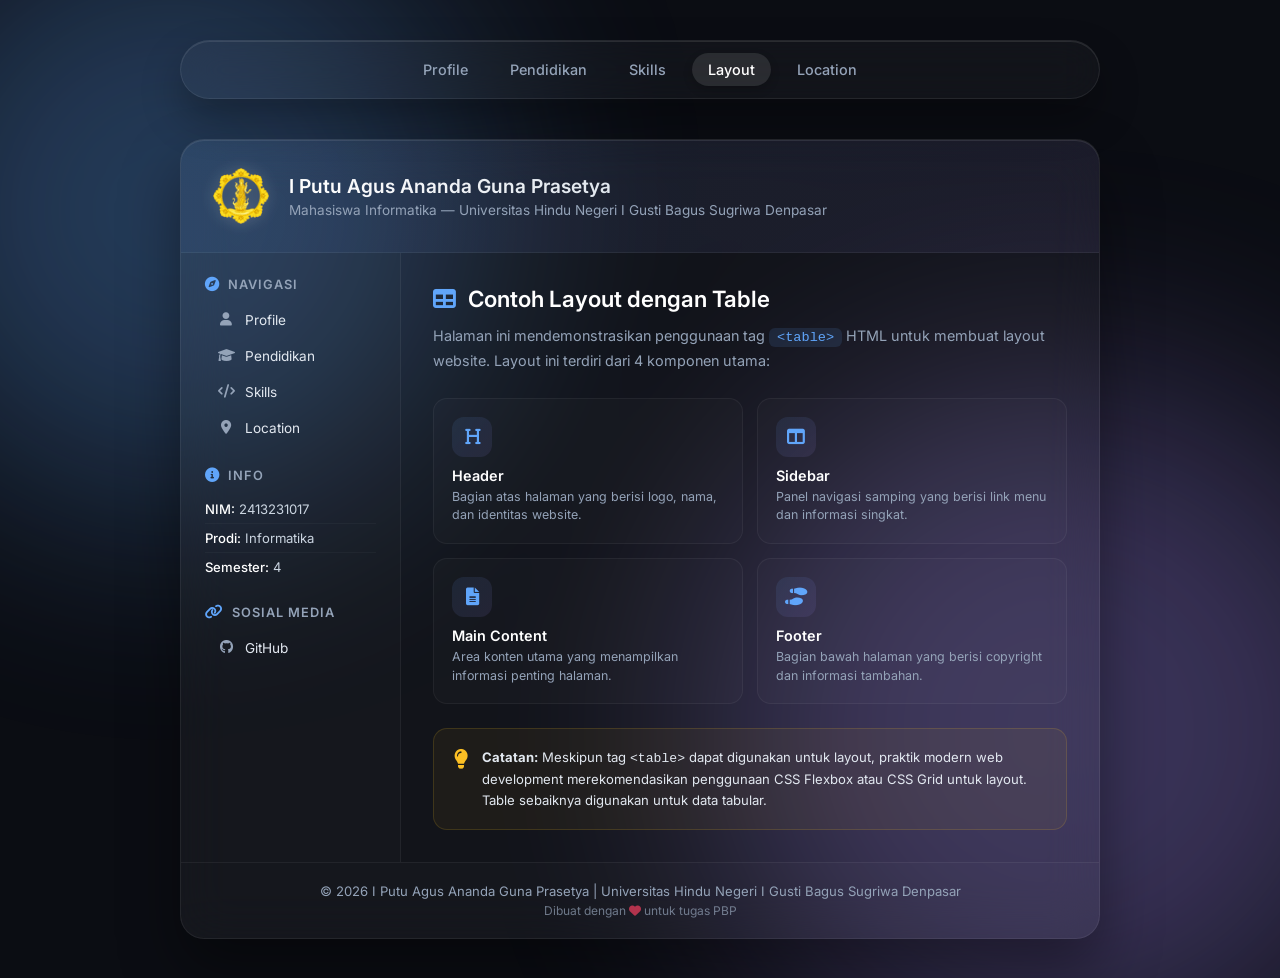
<file: layout.html>
<!DOCTYPE html>
<html lang="id">

<head>
    <meta charset="UTF-8">
    <meta name="viewport" content="width=device-width, initial-scale=1.0">
    <title>Layout - I Putu Agus Ananda Guna Prasetya</title>
    <link rel="stylesheet" href="style.css">
    <link rel="stylesheet" href="https://cdnjs.cloudflare.com/ajax/libs/font-awesome/6.0.0/css/all.min.css">
</head>

<body>
    <!-- Ambient glowing blobs -->
    <div class="background-blob blob-1"></div>
    <div class="background-blob blob-2"></div>

    <div class="container layout-container">
        <nav class="glass-nav">
            <a href="index.html" class="nav-item">Profile</a>
            <a href="pendidikan.html" class="nav-item">Pendidikan</a>
            <a href="skil.html" class="nav-item">Skills</a>
            <a href="layout.html" class="nav-item active">Layout</a>
            <a href="location.html" class="nav-item">Location</a>
        </nav>

        <!-- Layout menggunakan tag TABLE -->
        <table class="layout-table">
            <!-- HEADER -->
            <tr>
                <td colspan="2" class="layout-header">
                    <div class="layout-header-content">
                        <img src="logo uhn.png" alt="Logo UHN" class="layout-logo">
                        <div>
                            <h1>I Putu Agus Ananda Guna Prasetya</h1>
                            <p>Mahasiswa Informatika &mdash; Universitas Hindu Negeri I Gusti Bagus Sugriwa Denpasar</p>
                        </div>
                    </div>
                </td>
            </tr>
            <!-- SIDEBAR + MAIN CONTENT -->
            <tr>
                <td class="layout-sidebar">
                    <div class="sidebar-section">
                        <h3><i class="fas fa-compass"></i> Navigasi</h3>
                        <ul class="sidebar-nav">
                            <li><a href="index.html"><i class="fas fa-user"></i> Profile</a></li>
                            <li><a href="pendidikan.html"><i class="fas fa-graduation-cap"></i> Pendidikan</a></li>
                            <li><a href="skil.html"><i class="fas fa-code"></i> Skills</a></li>
                            <li><a href="location.html"><i class="fas fa-map-marker-alt"></i> Location</a></li>
                        </ul>
                    </div>
                    <div class="sidebar-section">
                        <h3><i class="fas fa-info-circle"></i> Info</h3>
                        <ul class="sidebar-info">
                            <li><strong>NIM:</strong> 2413231017</li>
                            <li><strong>Prodi:</strong> Informatika</li>
                            <li><strong>Semester:</strong> 4</li>
                        </ul>
                    </div>
                    <div class="sidebar-section">
                        <h3><i class="fas fa-link"></i> Sosial Media</h3>
                        <ul class="sidebar-nav">
                            <li><a href="https://github.com/Ananda993" target="_blank"><i class="fab fa-github"></i>
                                    GitHub</a></li>
                        </ul>
                    </div>
                </td>
                <td class="layout-main">
                    <h2><i class="fas fa-table"></i> Contoh Layout dengan Table</h2>
                    <p class="layout-desc">
                        Halaman ini mendemonstrasikan penggunaan tag <code>&lt;table&gt;</code> HTML untuk membuat
                        layout website. Layout ini terdiri dari 4 komponen utama:
                    </p>

                    <div class="layout-components">
                        <div class="component-card">
                            <div class="component-icon"><i class="fas fa-heading"></i></div>
                            <h3>Header</h3>
                            <p>Bagian atas halaman yang berisi logo, nama, dan identitas website.</p>
                        </div>
                        <div class="component-card">
                            <div class="component-icon"><i class="fas fa-columns"></i></div>
                            <h3>Sidebar</h3>
                            <p>Panel navigasi samping yang berisi link menu dan informasi singkat.</p>
                        </div>
                        <div class="component-card">
                            <div class="component-icon"><i class="fas fa-file-alt"></i></div>
                            <h3>Main Content</h3>
                            <p>Area konten utama yang menampilkan informasi penting halaman.</p>
                        </div>
                        <div class="component-card">
                            <div class="component-icon"><i class="fas fa-shoe-prints"></i></div>
                            <h3>Footer</h3>
                            <p>Bagian bawah halaman yang berisi copyright dan informasi tambahan.</p>
                        </div>
                    </div>

                    <div class="layout-info-box">
                        <i class="fas fa-lightbulb"></i>
                        <p>
                            <strong>Catatan:</strong> Meskipun tag <code>&lt;table&gt;</code> dapat digunakan untuk
                            layout,
                            praktik modern web development merekomendasikan penggunaan CSS Flexbox atau CSS Grid untuk
                            layout.
                            Table sebaiknya digunakan untuk data tabular.
                        </p>
                    </div>
                </td>
            </tr>
            <!-- FOOTER -->
            <tr>
                <td colspan="2" class="layout-footer">
                    <p>&copy; 2026 I Putu Agus Ananda Guna Prasetya | Universitas Hindu Negeri I Gusti Bagus Sugriwa
                        Denpasar</p>
                    <p class="footer-sub">Dibuat dengan <i class="fas fa-heart" style="color: #f43f5e;"></i> untuk tugas
                        PBP</p>
                </td>
            </tr>
        </table>
    </div>
    <script src="script.js"></script>
</body>

</html>
</file>
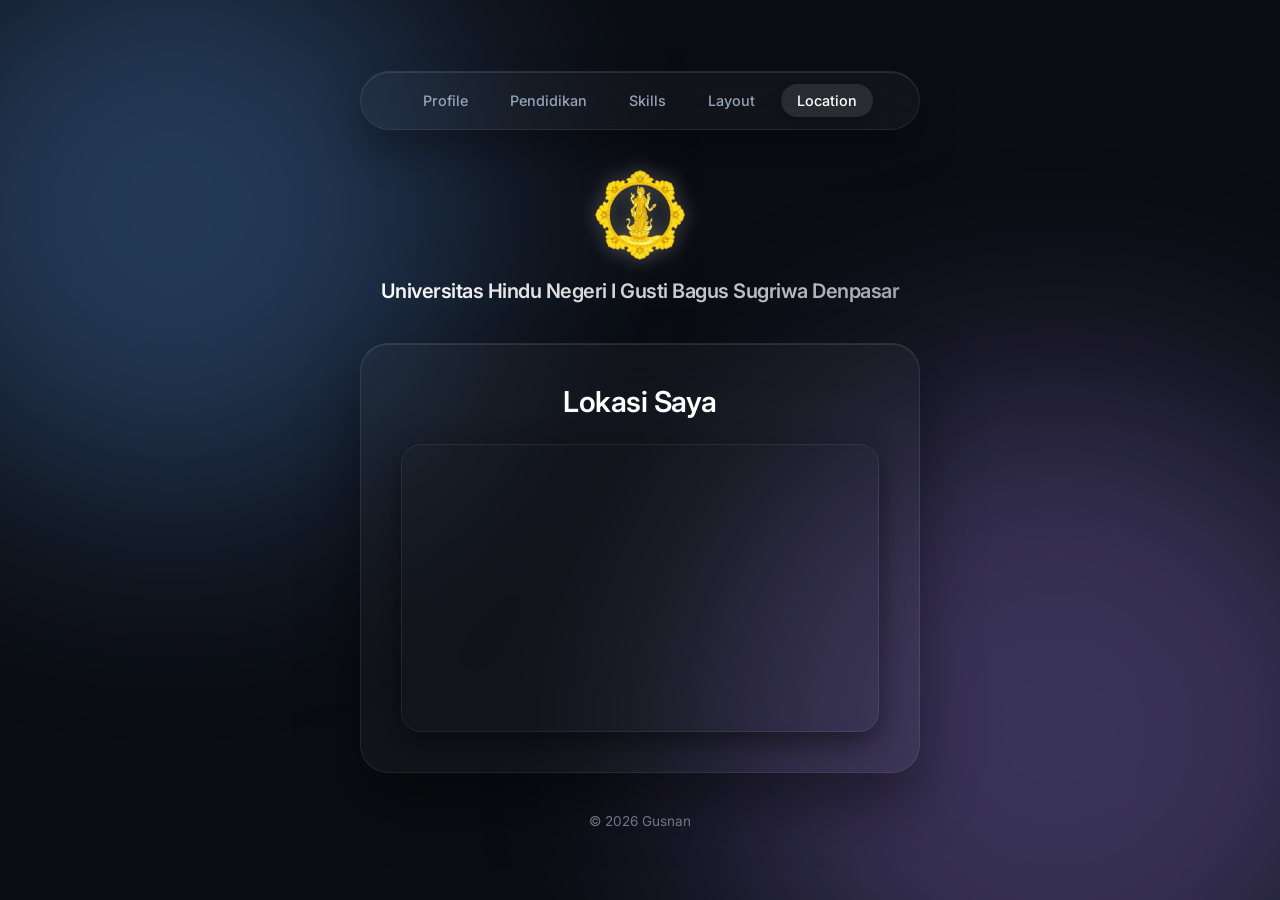
<file: location.html>
<!DOCTYPE html>
<html lang="id">

<head>
    <meta charset="UTF-8">
    <meta name="viewport" content="width=device-width, initial-scale=1.0">
    <title>Location - I Putu Agus Ananda Guna Prasetya</title>
    <link rel="stylesheet" href="style.css">
    <link rel="stylesheet" href="https://cdnjs.cloudflare.com/ajax/libs/font-awesome/6.0.0/css/all.min.css">
</head>

<body>
    <!-- Ambient glowing blobs -->
    <div class="background-blob blob-1"></div>
    <div class="background-blob blob-2"></div>

    <div class="container">
        <nav class="glass-nav">
            <a href="index.html" class="nav-item">Profile</a>
            <a href="pendidikan.html" class="nav-item">Pendidikan</a>
            <a href="skil.html" class="nav-item">Skills</a>
            <a href="layout.html" class="nav-item">Layout</a>
            <a href="location.html" class="nav-item active">Location</a>
        </nav>
        <header id="home">
            <img src="logo uhn.png" alt="Logo UHN" class="logo">
            <h1>Universitas Hindu Negeri I Gusti Bagus Sugriwa Denpasar</h1>
        </header>

        <main class="profile-card">
            <h2>Lokasi Saya</h2>
            <div class="map-container" id="location">
                <iframe
                    src="https://www.google.com/maps?q=Br.+Baleran,+Desa+Pejaten,+Kecamatan+Kediri,+Kabupaten+Tabanan,+Bali&output=embed"
                    width="600" height="450" style="border:0;" allowfullscreen="" loading="lazy"
                    referrerpolicy="no-referrer-when-downgrade">
                </iframe>
            </div>
        </main>

        <footer>
            <p>&copy; 2026 Gusnan</p>
        </footer>
    </div>
    <script src="script.js"></script>
</body>

</html>
</file>
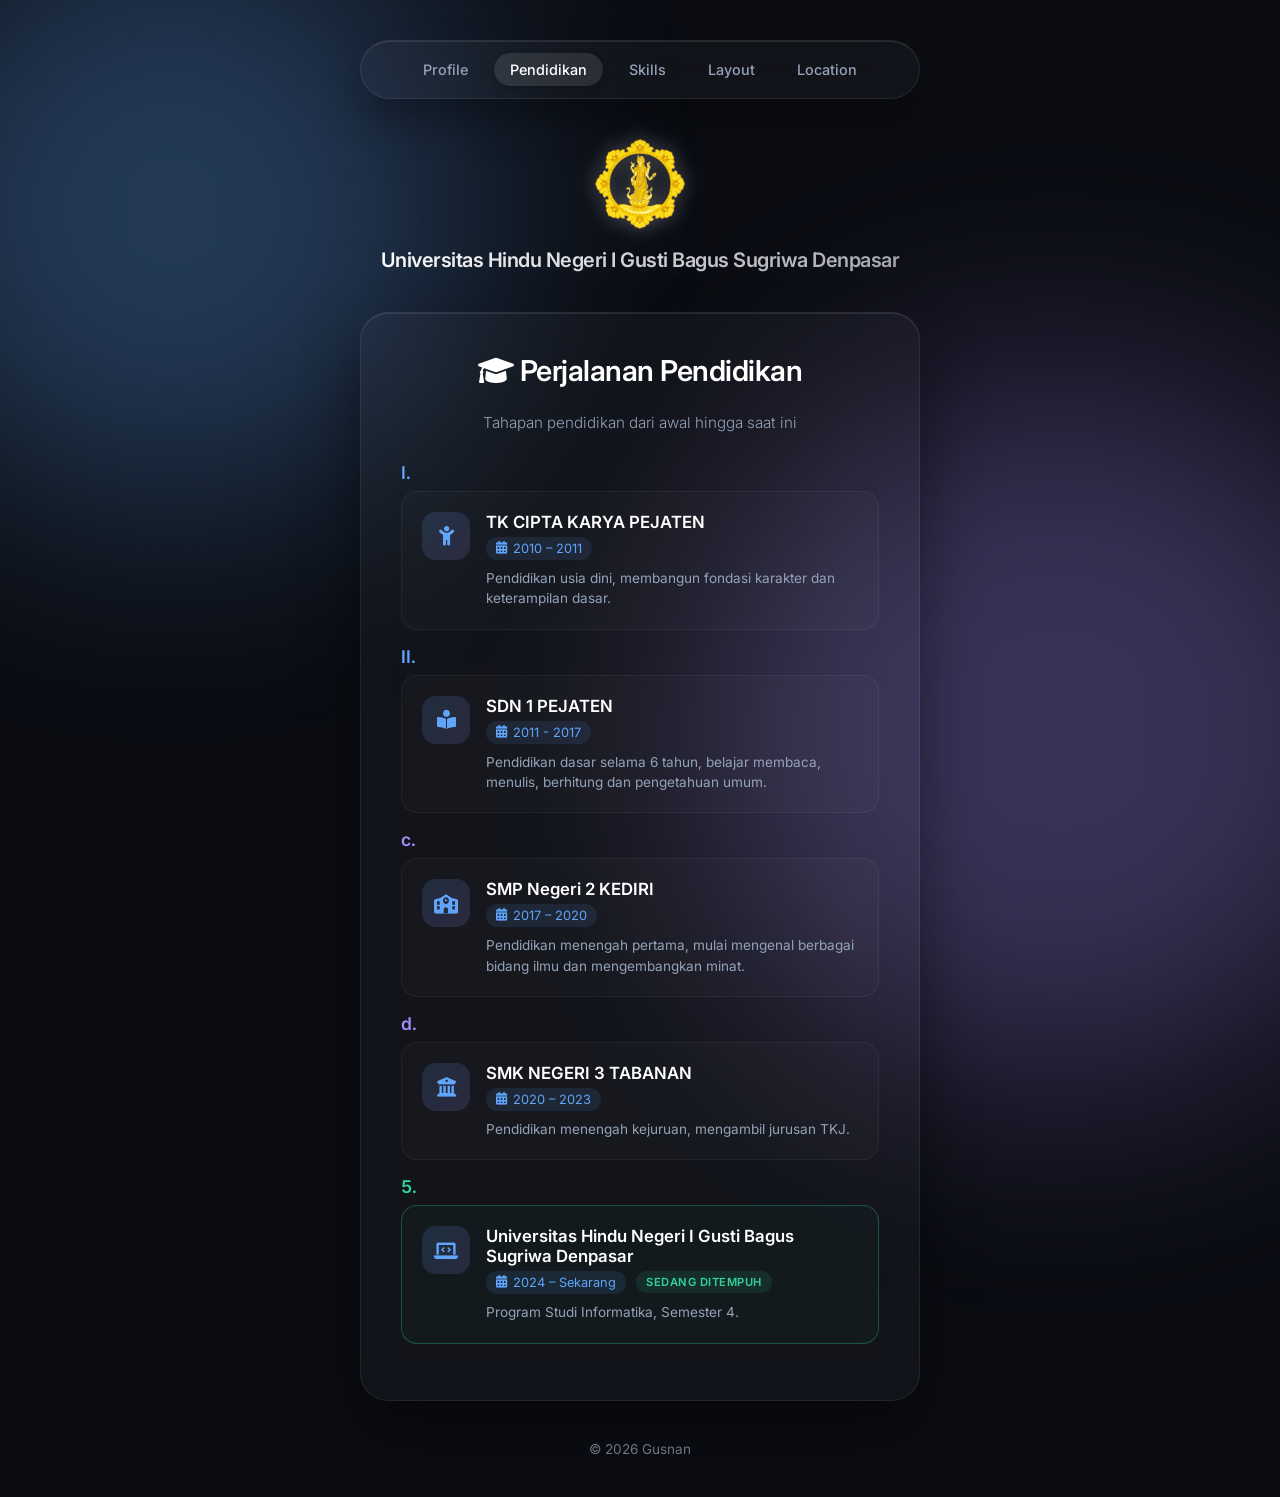
<file: pendidikan.html>
<!DOCTYPE html>
<html lang="id">

<head>
    <meta charset="UTF-8">
    <meta name="viewport" content="width=device-width, initial-scale=1.0">
    <title>Pendidikan - I Putu Agus Ananda Guna Prasetya</title>
    <link rel="stylesheet" href="style.css">
    <link rel="stylesheet" href="https://cdnjs.cloudflare.com/ajax/libs/font-awesome/6.0.0/css/all.min.css">
</head>

<body>
    <!-- Ambient glowing blobs -->
    <div class="background-blob blob-1"></div>
    <div class="background-blob blob-2"></div>

    <div class="container">
        <nav class="glass-nav">
            <a href="index.html" class="nav-item">Profile</a>
            <a href="pendidikan.html" class="nav-item active">Pendidikan</a>
            <a href="skil.html" class="nav-item">Skills</a>
            <a href="layout.html" class="nav-item">Layout</a>
            <a href="location.html" class="nav-item">Location</a>
        </nav>
        <header id="home">
            <img src="logo uhn.png" alt="Logo UHN" class="logo">
            <h1>Universitas Hindu Negeri I Gusti Bagus Sugriwa Denpasar</h1>
        </header>

        <main class="profile-card">
            <h2><i class="fas fa-graduation-cap"></i> Perjalanan Pendidikan</h2>
            <p class="section-subtitle">Tahapan pendidikan dari awal hingga saat ini</p>

            <div class="education-timeline">
                <!-- Ordered List dengan tipe Romawi (I, II, III...) -->
                <ol type="I" class="edu-list">
                    <li class="edu-item">
                        <div class="edu-card">
                            <div class="edu-icon"><i class="fas fa-child"></i></div>
                            <div class="edu-info">
                                <h3>TK CIPTA KARYA PEJATEN</h3>
                                <span class="edu-year"><i class="fas fa-calendar-alt"></i> 2010 – 2011</span>
                                <p>Pendidikan usia dini, membangun fondasi karakter dan keterampilan dasar.</p>
                            </div>
                        </div>
                    </li>
                    <li class="edu-item">
                        <div class="edu-card">
                            <div class="edu-icon"><i class="fas fa-book-reader"></i></div>
                            <div class="edu-info">
                                <h3>SDN 1 PEJATEN</h3>
                                <span class="edu-year"><i class="fas fa-calendar-alt"></i> 2011 - 2017</span>
                                <p>Pendidikan dasar selama 6 tahun, belajar membaca, menulis, berhitung dan pengetahuan umum.</p>
                            </div>
                        </div>
                    </li>
                </ol>

                <!-- Ordered List dengan tipe alfabet kecil (a, b, c...) -->
                <ol type="a" start="3" class="edu-list edu-list-alpha">
                    <li class="edu-item">
                        <div class="edu-card">
                            <div class="edu-icon"><i class="fas fa-school"></i></div>
                            <div class="edu-info">
                                <h3>SMP Negeri 2 KEDIRI</h3>
                                <span class="edu-year"><i class="fas fa-calendar-alt"></i> 2017 – 2020</span>
                                <p>Pendidikan menengah pertama, mulai mengenal berbagai bidang ilmu dan mengembangkan minat.</p>
                            </div>
                        </div>
                    </li>
                    <li class="edu-item">
                        <div class="edu-card">
                            <div class="edu-icon"><i class="fas fa-university"></i></div>
                            <div class="edu-info">
                                <h3>SMK NEGERI 3 TABANAN</h3>
                                <span class="edu-year"><i class="fas fa-calendar-alt"></i> 2020 – 2023</span>
                                <p>Pendidikan menengah kejuruan, mengambil jurusan TKJ.</p>
                            </div>
                        </div>
                    </li>
                </ol>

                <!-- Ordered List dengan tipe angka biasa (1, 2, 3...) -->
                <ol type="1" start="5" class="edu-list edu-list-number">
                    <li class="edu-item">
                        <div class="edu-card edu-card-current">
                            <div class="edu-icon"><i class="fas fa-laptop-code"></i></div>
                            <div class="edu-info">
                                <h3>Universitas Hindu Negeri I Gusti Bagus Sugriwa Denpasar</h3>
                                <span class="edu-year"><i class="fas fa-calendar-alt"></i> 2024 – Sekarang</span>
                                <span class="edu-badge">Sedang Ditempuh</span>
                                <p>Program Studi Informatika, Semester 4.</p>
                            </div>
                        </div>
                    </li>
                </ol>
            </div>
        </main>

        <footer>
            <p>&copy; 2026 Gusnan</p>
        </footer>
    </div>
    <script src="script.js"></script>
</body>

</html>
</file>
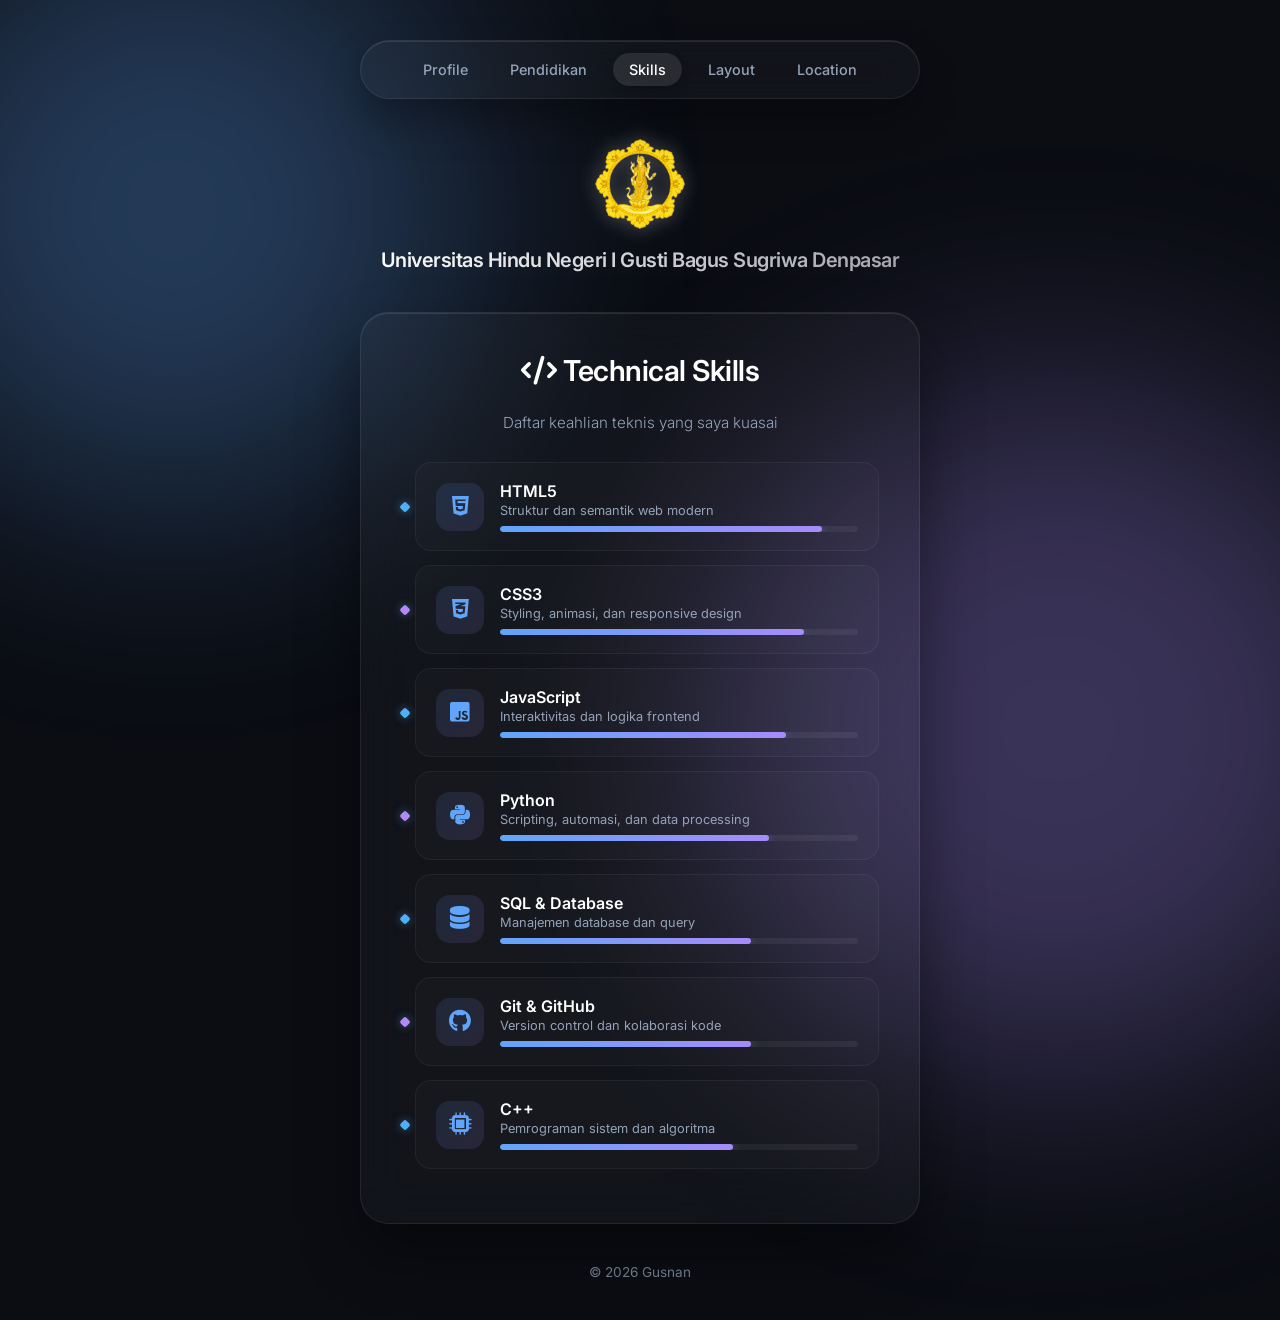
<file: skil.html>
<!DOCTYPE html>
<html lang="id">

<head>
    <meta charset="UTF-8">
    <meta name="viewport" content="width=device-width, initial-scale=1.0">
    <title>Skills - I Putu Agus Ananda Guna Prasetya</title>
    <link rel="stylesheet" href="style.css">
    <link rel="stylesheet" href="https://cdnjs.cloudflare.com/ajax/libs/font-awesome/6.0.0/css/all.min.css">
</head>

<body>
    <!-- Ambient glowing blobs -->
    <div class="background-blob blob-1"></div>
    <div class="background-blob blob-2"></div>

    <div class="container">
        <nav class="glass-nav">
            <a href="index.html" class="nav-item">Profile</a>
            <a href="pendidikan.html" class="nav-item">Pendidikan</a>
            <a href="skil.html" class="nav-item active">Skills</a>
            <a href="layout.html" class="nav-item">Layout</a>
            <a href="location.html" class="nav-item">Location</a>
        </nav>
        <header id="home">
            <img src="logo uhn.png" alt="Logo UHN" class="logo">
            <h1>Universitas Hindu Negeri I Gusti Bagus Sugriwa Denpasar</h1>
        </header>

        <main class="profile-card">
            <h2><i class="fas fa-code"></i> Technical Skills</h2>
            <p class="section-subtitle">Daftar keahlian teknis yang saya kuasai</p>

            <ul class="skill-list">
                <li class="skill-item" data-level="90">
                    <div class="skill-card">
                        <div class="skill-icon"><i class="fab fa-html5"></i></div>
                        <div class="skill-info">
                            <h3>HTML5</h3>
                            <p>Struktur dan semantik web modern</p>
                            <div class="skill-bar">
                                <div class="skill-progress" style="width: 90%;"></div>
                            </div>
                        </div>
                    </div>
                </li>
                <li class="skill-item" data-level="85">
                    <div class="skill-card">
                        <div class="skill-icon"><i class="fab fa-css3-alt"></i></div>
                        <div class="skill-info">
                            <h3>CSS3</h3>
                            <p>Styling, animasi, dan responsive design</p>
                            <div class="skill-bar">
                                <div class="skill-progress" style="width: 85%;"></div>
                            </div>
                        </div>
                    </div>
                </li>
                <li class="skill-item" data-level="80">
                    <div class="skill-card">
                        <div class="skill-icon"><i class="fab fa-js-square"></i></div>
                        <div class="skill-info">
                            <h3>JavaScript</h3>
                            <p>Interaktivitas dan logika frontend</p>
                            <div class="skill-bar">
                                <div class="skill-progress" style="width: 80%;"></div>
                            </div>
                        </div>
                    </div>
                </li>
                <li class="skill-item" data-level="75">
                    <div class="skill-card">
                        <div class="skill-icon"><i class="fab fa-python"></i></div>
                        <div class="skill-info">
                            <h3>Python</h3>
                            <p>Scripting, automasi, dan data processing</p>
                            <div class="skill-bar">
                                <div class="skill-progress" style="width: 75%;"></div>
                            </div>
                        </div>
                    </div>
                </li>
                <li class="skill-item" data-level="70">
                    <div class="skill-card">
                        <div class="skill-icon"><i class="fas fa-database"></i></div>
                        <div class="skill-info">
                            <h3>SQL & Database</h3>
                            <p>Manajemen database dan query</p>
                            <div class="skill-bar">
                                <div class="skill-progress" style="width: 70%;"></div>
                            </div>
                        </div>
                    </div>
                </li>
                <li class="skill-item" data-level="70">
                    <div class="skill-card">
                        <div class="skill-icon"><i class="fab fa-github"></i></div>
                        <div class="skill-info">
                            <h3>Git & GitHub</h3>
                            <p>Version control dan kolaborasi kode</p>
                            <div class="skill-bar">
                                <div class="skill-progress" style="width: 70%;"></div>
                            </div>
                        </div>
                    </div>
                </li>
                <li class="skill-item" data-level="65">
                    <div class="skill-card">
                        <div class="skill-icon"><i class="fas fa-microchip"></i></div>
                        <div class="skill-info">
                            <h3>C++</h3>
                            <p>Pemrograman sistem dan algoritma</p>
                            <div class="skill-bar">
                                <div class="skill-progress" style="width: 65%;"></div>
                            </div>
                        </div>
                    </div>
                </li>
            </ul>
        </main>

        <footer>
            <p>&copy; 2026 Gusnan</p>
        </footer>
    </div>
    <script src="script.js"></script>
</body>

</html>
</file>
<file: style.css>
@import url('https://fonts.googleapis.com/css2?family=Inter:wght@300;400;500;600&display=swap');

:root {
    --bg-color: #0b0d13;
    --card-bg: rgba(255, 255, 255, 0.03);
    --card-border: rgba(255, 255, 255, 0.08);
    --text-primary: #ffffff;
    --text-secondary: #94a3b8;
    --accent-glow: rgba(96, 165, 250, 0.5);
    --accent-glow-secondary: rgba(167, 139, 250, 0.5);
}

* {
    margin: 0;
    padding: 0;
    box-sizing: border-box;
}

html {
    scroll-behavior: smooth;
}

body {
    font-family: 'Inter', sans-serif;
    background-color: var(--bg-color);
    color: var(--text-primary);
    min-height: 100vh;
    display: flex;
    justify-content: center;
    align-items: center;
    overflow-x: hidden;
    position: relative;
}

/* Ambient Background Blobs simulating Antigravity aesthetic */
.background-blob {
    position: fixed;
    border-radius: 50%;
    filter: blur(120px);
    z-index: -1;
    opacity: 0.6;
    animation: float 20s infinite ease-in-out alternate;
}

.blob-1 {
    top: -10%;
    left: -10%;
    width: 600px;
    height: 600px;
    background: var(--accent-glow);
}

.blob-2 {
    bottom: -20%;
    right: -10%;
    width: 700px;
    height: 700px;
    background: var(--accent-glow-secondary);
    animation-delay: -5s;
}

.container {
    width: 100%;
    max-width: 600px;
    padding: 40px 20px;
    position: relative;
    z-index: 10;
}

/* Antigravity Glass Navbar */
.glass-nav {
    display: flex;
    justify-content: center;
    gap: 10px;
    background: var(--card-bg);
    padding: 12px 24px;
    margin-bottom: 40px;
    border-radius: 50px;
    position: sticky;
    top: 20px;
    z-index: 1000;
    backdrop-filter: blur(20px);
    -webkit-backdrop-filter: blur(20px);
    border: 1px solid var(--card-border);
    box-shadow: 0 20px 40px rgba(0, 0, 0, 0.3), inset 0 1px 0 rgba(255, 255, 255, 0.1);
    transition: transform 0.3s ease;
}

.nav-item {
    color: var(--text-secondary);
    text-decoration: none;
    font-weight: 500;
    font-size: 0.9rem;
    padding: 8px 16px;
    border-radius: 30px;
    transition: all 0.3s cubic-bezier(0.4, 0, 0.2, 1);
    display: flex;
    align-items: center;
    cursor: pointer;
}

.nav-item i {
    margin-right: 8px;
    font-size: 1.1rem;
}

.nav-item:hover {
    color: var(--text-primary);
    background: rgba(255, 255, 255, 0.08);
}

.nav-item.active {
    color: var(--text-primary);
    background: rgba(255, 255, 255, 0.1);
    box-shadow: 0 4px 10px rgba(0, 0, 0, 0.2);
}

/* Header */
header {
    text-align: center;
    margin-bottom: 40px;
    animation: fadeInDown 1s ease-out;
}

.logo {
    width: 90px;
    height: auto;
    margin-bottom: 15px;
    filter: drop-shadow(0 0 10px rgba(255, 255, 255, 0.3));
    transition: transform 0.3s ease;
}

.logo:hover {
    transform: scale(1.05) rotate(2deg);
}

header h1 {
    font-size: 1.25rem;
    font-weight: 600;
    letter-spacing: -0.5px;
    background: linear-gradient(to right, #ffffff, #a1a1aa);
    -webkit-background-clip: text;
    background-clip: text;
    -webkit-text-fill-color: transparent;
    text-shadow: 0 0 30px rgba(255, 255, 255, 0.1);
}

/* Glassmorphism Profile Card */
.profile-card {
    background: var(--card-bg);
    backdrop-filter: blur(24px);
    -webkit-backdrop-filter: blur(24px);
    border-radius: 28px;
    padding: 40px;
    box-shadow: 0 30px 60px rgba(0, 0, 0, 0.4), inset 0 1px 0 rgba(255, 255, 255, 0.1);
    border: 1px solid var(--card-border);
    text-align: center;
    transition: transform 0.4s cubic-bezier(0.175, 0.885, 0.32, 1.275);
    animation: fadeInUp 1s ease-out;
}

.profile-card:hover {
    transform: translateY(-8px);
    border-color: rgba(255, 255, 255, 0.15);
}

.profile-card h2 {
    font-size: 1.8rem;
    font-weight: 600;
    margin-bottom: 25px;
    letter-spacing: -0.5px;
}

.profile-header {
    margin-bottom: 30px;
}

.profile-image-container {
    width: 140px;
    height: 140px;
    margin: 0 auto 20px;
    border-radius: 50%;
    overflow: hidden;
    border: 3px solid rgba(255, 255, 255, 0.1);
    box-shadow: 0 0 30px rgba(0, 0, 0, 0.5);
    padding: 4px;
    background: linear-gradient(135deg, rgba(255, 255, 255, 0.1), rgba(255, 255, 255, 0));
}

.profile-img {
    width: 100%;
    height: 100%;
    object-fit: cover;
    border-radius: 50%;
}

.name {
    font-size: 1.7rem;
    font-weight: 600;
    margin-bottom: 8px;
    background: linear-gradient(to right, #fff, #cbd5e1);
    -webkit-background-clip: text;
    background-clip: text;
    -webkit-text-fill-color: transparent;
}

.greeting {
    font-size: 1rem;
    color: var(--text-secondary);
    font-weight: 400;
}

/* Clean Info List */
.profile-details {
    text-align: left;
    margin-bottom: 10px;
}

.detail-item {
    display: flex;
    align-items: flex-start;
    margin-bottom: 20px;
    padding: 16px;
    background: rgba(255, 255, 255, 0.02);
    border: 1px solid rgba(255, 255, 255, 0.03);
    border-radius: 16px;
    transition: all 0.3s ease;
}

.detail-item:hover {
    background: rgba(255, 255, 255, 0.05);
    transform: translateX(5px);
    border-color: rgba(255, 255, 255, 0.1);
}

.detail-item i {
    color: #cbd5e1;
    font-size: 1.25rem;
    margin-right: 18px;
    margin-top: 2px;
    width: 24px;
    text-align: center;
    filter: drop-shadow(0 0 5px rgba(255, 255, 255, 0.3));
}

.detail-item span {
    font-size: 0.95rem;
    line-height: 1.6;
    color: #e2e8f0;
}

.detail-item strong {
    color: #fff;
    font-weight: 500;
}

/* Map Container */
.map-container {
    border-radius: 20px;
    overflow: hidden;
    position: relative;
    padding-bottom: 60%;
    height: 0;
    border: 1px solid var(--card-border);
    box-shadow: 0 10px 30px rgba(0, 0, 0, 0.5);
}

.map-container iframe {
    position: absolute;
    top: 0;
    left: 0;
    width: 100%;
    height: 100%;
    filter: invert(90%) hue-rotate(180deg) brightness(80%) contrast(110%);
    /* Dark map trick */
    transition: filter 0.5s ease;
}

.map-container iframe:hover {
    filter: invert(90%) hue-rotate(180deg) brightness(95%) contrast(120%);
}

footer {
    text-align: center;
    margin-top: 40px;
    color: var(--text-secondary);
    font-size: 0.85rem;
    opacity: 0.7;
}

/* Animations */
@keyframes float {
    0% {
        transform: translate(0, 0) scale(1);
    }

    100% {
        transform: translate(50px, 50px) scale(1.1);
    }
}

@keyframes fadeInUp {
    from {
        opacity: 0;
        transform: translateY(30px);
    }

    to {
        opacity: 1;
        transform: translateY(0);
    }
}

@keyframes fadeInDown {
    from {
        opacity: 0;
        transform: translateY(-20px);
    }

    to {
        opacity: 1;
        transform: translateY(0);
    }
}

@media (max-width: 600px) {
    .container {
        padding: 20px;
    }

    .glass-nav {
        padding: 8px 12px;
        border-radius: 30px;
        flex-wrap: wrap;
    }

    .nav-item {
        padding: 6px 10px;
        font-size: 0.75rem;
    }

    .profile-card {
        padding: 30px 20px;
    }

    .name {
        font-size: 1.4rem;
    }
}

/* ==================================
   SECTION SUBTITLE
   ================================== */
.section-subtitle {
    color: var(--text-secondary);
    font-size: 0.95rem;
    margin-bottom: 30px;
    font-weight: 300;
}

/* ==================================
   PENDIDIKAN PAGE - EDUCATION LIST
   ================================== */
.education-timeline {
    text-align: left;
}

.edu-list {
    list-style-position: inside;
    padding-left: 0;
    margin-bottom: 0;
}

.edu-list li::marker {
    color: #60a5fa;
    font-weight: 600;
    font-size: 1.1rem;
}

.edu-list-alpha li::marker {
    color: #a78bfa;
}

.edu-list-number li::marker {
    color: #34d399;
}

.edu-item {
    margin-bottom: 16px;
    animation: fadeInUp 0.6s ease-out backwards;
}

.edu-item:nth-child(1) { animation-delay: 0.1s; }
.edu-item:nth-child(2) { animation-delay: 0.2s; }
.edu-item:nth-child(3) { animation-delay: 0.3s; }
.edu-item:nth-child(4) { animation-delay: 0.4s; }
.edu-item:nth-child(5) { animation-delay: 0.5s; }

.edu-card {
    display: flex;
    align-items: flex-start;
    gap: 16px;
    padding: 20px;
    margin-top: 8px;
    background: rgba(255, 255, 255, 0.02);
    border: 1px solid rgba(255, 255, 255, 0.05);
    border-radius: 16px;
    transition: all 0.3s ease;
}

.edu-card:hover {
    background: rgba(255, 255, 255, 0.06);
    border-color: rgba(96, 165, 250, 0.3);
    transform: translateX(6px);
    box-shadow: 0 8px 24px rgba(0, 0, 0, 0.3);
}

.edu-card-current {
    border-color: rgba(52, 211, 153, 0.3);
    background: rgba(52, 211, 153, 0.03);
}

.edu-card-current:hover {
    border-color: rgba(52, 211, 153, 0.5);
}

.edu-icon {
    width: 48px;
    height: 48px;
    min-width: 48px;
    border-radius: 14px;
    display: flex;
    align-items: center;
    justify-content: center;
    background: linear-gradient(135deg, rgba(96, 165, 250, 0.15), rgba(167, 139, 250, 0.15));
    font-size: 1.2rem;
    color: #60a5fa;
}

.edu-info h3 {
    font-size: 1.05rem;
    font-weight: 600;
    color: #fff;
    margin-bottom: 4px;
}

.edu-year {
    display: inline-flex;
    align-items: center;
    gap: 6px;
    font-size: 0.8rem;
    color: #60a5fa;
    background: rgba(96, 165, 250, 0.1);
    padding: 4px 10px;
    border-radius: 20px;
    margin-bottom: 8px;
}

.edu-badge {
    display: inline-block;
    font-size: 0.7rem;
    font-weight: 600;
    color: #34d399;
    background: rgba(52, 211, 153, 0.1);
    padding: 4px 10px;
    border-radius: 20px;
    margin-left: 6px;
    margin-bottom: 8px;
    text-transform: uppercase;
    letter-spacing: 0.5px;
    animation: pulse-badge 2s infinite;
}

@keyframes pulse-badge {
    0%, 100% { opacity: 1; }
    50% { opacity: 0.6; }
}

.edu-info p {
    font-size: 0.85rem;
    color: var(--text-secondary);
    line-height: 1.5;
}

/* ==================================
   SKILLS PAGE - UNORDERED LIST
   ================================== */
.skill-list {
    list-style: none;
    padding: 0;
    text-align: left;
}

/* Custom bullet modification with CSS */
.skill-item {
    position: relative;
    margin-bottom: 14px;
    padding-left: 14px;
    animation: fadeInUp 0.5s ease-out backwards;
}

.skill-item:nth-child(1) { animation-delay: 0.05s; }
.skill-item:nth-child(2) { animation-delay: 0.1s; }
.skill-item:nth-child(3) { animation-delay: 0.15s; }
.skill-item:nth-child(4) { animation-delay: 0.2s; }
.skill-item:nth-child(5) { animation-delay: 0.25s; }
.skill-item:nth-child(6) { animation-delay: 0.3s; }
.skill-item:nth-child(7) { animation-delay: 0.35s; }

/* Custom CSS bullet - diamond shape */
.skill-item::before {
    content: '';
    position: absolute;
    left: 0;
    top: 50%;
    transform: translateY(-50%) rotate(45deg);
    width: 8px;
    height: 8px;
    background: linear-gradient(135deg, #60a5fa, #a78bfa);
    border-radius: 2px;
    box-shadow: 0 0 8px rgba(96, 165, 250, 0.5);
    transition: all 0.3s ease;
}

.skill-item:hover::before {
    transform: translateY(-50%) rotate(225deg) scale(1.3);
    box-shadow: 0 0 14px rgba(96, 165, 250, 0.8);
}

/* Alternate bullet colors */
.skill-item:nth-child(odd)::before {
    background: linear-gradient(135deg, #60a5fa, #38bdf8);
}

.skill-item:nth-child(even)::before {
    background: linear-gradient(135deg, #a78bfa, #c084fc);
}

.skill-card {
    display: flex;
    align-items: center;
    gap: 16px;
    padding: 18px 20px;
    background: rgba(255, 255, 255, 0.02);
    border: 1px solid rgba(255, 255, 255, 0.05);
    border-radius: 16px;
    transition: all 0.3s ease;
}

.skill-card:hover {
    background: rgba(255, 255, 255, 0.06);
    border-color: rgba(96, 165, 250, 0.3);
    transform: translateX(4px);
    box-shadow: 0 8px 24px rgba(0, 0, 0, 0.3);
}

.skill-icon {
    width: 48px;
    height: 48px;
    min-width: 48px;
    border-radius: 14px;
    display: flex;
    align-items: center;
    justify-content: center;
    font-size: 1.4rem;
    background: linear-gradient(135deg, rgba(96, 165, 250, 0.12), rgba(167, 139, 250, 0.12));
    color: #60a5fa;
    transition: all 0.3s ease;
}

.skill-card:hover .skill-icon {
    transform: scale(1.1) rotate(5deg);
    color: #fff;
    background: linear-gradient(135deg, rgba(96, 165, 250, 0.3), rgba(167, 139, 250, 0.3));
}

.skill-info {
    flex: 1;
}

.skill-info h3 {
    font-size: 1rem;
    font-weight: 600;
    color: #fff;
    margin-bottom: 2px;
}

.skill-info p {
    font-size: 0.8rem;
    color: var(--text-secondary);
    margin-bottom: 8px;
}

.skill-bar {
    width: 100%;
    height: 6px;
    background: rgba(255, 255, 255, 0.06);
    border-radius: 10px;
    overflow: hidden;
}

.skill-progress {
    height: 100%;
    border-radius: 10px;
    background: linear-gradient(90deg, #60a5fa, #a78bfa);
    box-shadow: 0 0 10px rgba(96, 165, 250, 0.5);
    animation: progress-fill 1.5s ease-out backwards;
    animation-delay: 0.5s;
}

@keyframes progress-fill {
    from { width: 0% !important; }
}

/* ==================================
   LAYOUT PAGE - TABLE LAYOUT
   ================================== */
.layout-container {
    max-width: 960px;
}

.layout-table {
    width: 100%;
    border-collapse: separate;
    border-spacing: 0;
    background: var(--card-bg);
    border-radius: 24px;
    overflow: hidden;
    border: 1px solid var(--card-border);
    box-shadow: 0 30px 60px rgba(0, 0, 0, 0.4), inset 0 1px 0 rgba(255, 255, 255, 0.1);
    backdrop-filter: blur(24px);
    -webkit-backdrop-filter: blur(24px);
    animation: fadeInUp 0.8s ease-out;
}

.layout-header {
    background: linear-gradient(135deg, rgba(96, 165, 250, 0.08), rgba(167, 139, 250, 0.08));
    padding: 28px 32px;
    border-bottom: 1px solid rgba(255, 255, 255, 0.06);
}

.layout-header-content {
    display: flex;
    align-items: center;
    gap: 20px;
}

.layout-logo {
    width: 56px;
    height: auto;
    filter: drop-shadow(0 0 8px rgba(255, 255, 255, 0.2));
    border-radius: 12px;
}

.layout-header h1 {
    font-size: 1.2rem;
    font-weight: 600;
    background: linear-gradient(to right, #fff, #cbd5e1);
    -webkit-background-clip: text;
    background-clip: text;
    -webkit-text-fill-color: transparent;
    margin-bottom: 4px;
}

.layout-header p {
    font-size: 0.85rem;
    color: var(--text-secondary);
}

/* Sidebar */
.layout-sidebar {
    width: 220px;
    vertical-align: top;
    padding: 24px;
    background: rgba(255, 255, 255, 0.01);
    border-right: 1px solid rgba(255, 255, 255, 0.06);
}

.sidebar-section {
    margin-bottom: 24px;
}

.sidebar-section:last-child {
    margin-bottom: 0;
}

.sidebar-section h3 {
    font-size: 0.8rem;
    font-weight: 600;
    color: var(--text-secondary);
    text-transform: uppercase;
    letter-spacing: 1px;
    margin-bottom: 12px;
    display: flex;
    align-items: center;
    gap: 8px;
}

.sidebar-section h3 i {
    color: #60a5fa;
    font-size: 0.9rem;
}

.sidebar-nav {
    list-style: none;
    padding: 0;
}

.sidebar-nav li {
    margin-bottom: 4px;
}

.sidebar-nav li a {
    display: flex;
    align-items: center;
    gap: 10px;
    padding: 8px 12px;
    color: #e2e8f0;
    text-decoration: none;
    font-size: 0.85rem;
    border-radius: 10px;
    transition: all 0.3s ease;
}

.sidebar-nav li a:hover {
    background: rgba(255, 255, 255, 0.06);
    color: #fff;
    transform: translateX(3px);
}

.sidebar-nav li a i {
    width: 18px;
    text-align: center;
    color: var(--text-secondary);
    font-size: 0.85rem;
}

.sidebar-info {
    list-style: none;
    padding: 0;
}

.sidebar-info li {
    font-size: 0.82rem;
    color: #cbd5e1;
    padding: 6px 0;
    border-bottom: 1px solid rgba(255, 255, 255, 0.03);
}

.sidebar-info li:last-child {
    border-bottom: none;
}

.sidebar-info li strong {
    color: #fff;
    font-weight: 500;
}

/* Main Content */
.layout-main {
    vertical-align: top;
    padding: 32px;
}

.layout-main h2 {
    font-size: 1.4rem;
    font-weight: 600;
    margin-bottom: 12px;
    color: #fff;
}

.layout-main h2 i {
    margin-right: 8px;
    color: #60a5fa;
}

.layout-desc {
    font-size: 0.9rem;
    color: var(--text-secondary);
    line-height: 1.7;
    margin-bottom: 24px;
}

.layout-desc code {
    background: rgba(96, 165, 250, 0.12);
    color: #60a5fa;
    padding: 2px 8px;
    border-radius: 6px;
    font-size: 0.85rem;
    font-family: 'Courier New', monospace;
}

.layout-components {
    display: grid;
    grid-template-columns: 1fr 1fr;
    gap: 14px;
    margin-bottom: 24px;
}

.component-card {
    padding: 18px;
    background: rgba(255, 255, 255, 0.02);
    border: 1px solid rgba(255, 255, 255, 0.05);
    border-radius: 14px;
    transition: all 0.3s ease;
}

.component-card:hover {
    background: rgba(255, 255, 255, 0.06);
    border-color: rgba(96, 165, 250, 0.25);
    transform: translateY(-3px);
    box-shadow: 0 8px 20px rgba(0, 0, 0, 0.3);
}

.component-icon {
    width: 40px;
    height: 40px;
    border-radius: 12px;
    display: flex;
    align-items: center;
    justify-content: center;
    font-size: 1.1rem;
    color: #60a5fa;
    background: linear-gradient(135deg, rgba(96, 165, 250, 0.1), rgba(167, 139, 250, 0.1));
    margin-bottom: 10px;
}

.component-card h3 {
    font-size: 0.9rem;
    font-weight: 600;
    color: #fff;
    margin-bottom: 4px;
}

.component-card p {
    font-size: 0.78rem;
    color: var(--text-secondary);
    line-height: 1.5;
}

.layout-info-box {
    display: flex;
    align-items: flex-start;
    gap: 14px;
    padding: 18px 20px;
    background: rgba(251, 191, 36, 0.05);
    border: 1px solid rgba(251, 191, 36, 0.15);
    border-radius: 14px;
}

.layout-info-box i {
    color: #fbbf24;
    font-size: 1.2rem;
    margin-top: 2px;
}

.layout-info-box p {
    font-size: 0.82rem;
    color: #e2e8f0;
    line-height: 1.6;
}

/* Footer */
.layout-footer {
    text-align: center;
    padding: 20px 32px;
    background: rgba(255, 255, 255, 0.01);
    border-top: 1px solid rgba(255, 255, 255, 0.06);
}

.layout-footer p {
    font-size: 0.82rem;
    color: var(--text-secondary);
}

.footer-sub {
    font-size: 0.75rem !important;
    margin-top: 4px;
    opacity: 0.7;
}

/* Layout page responsive */
@media (max-width: 768px) {
    .layout-table tr:nth-child(2) {
        display: flex;
        flex-direction: column;
    }

    .layout-sidebar {
        width: 100%;
        border-right: none;
        border-bottom: 1px solid rgba(255, 255, 255, 0.06);
    }

    .layout-components {
        grid-template-columns: 1fr;
    }

    .layout-header-content {
        flex-direction: column;
        text-align: center;
    }
}
</file>
